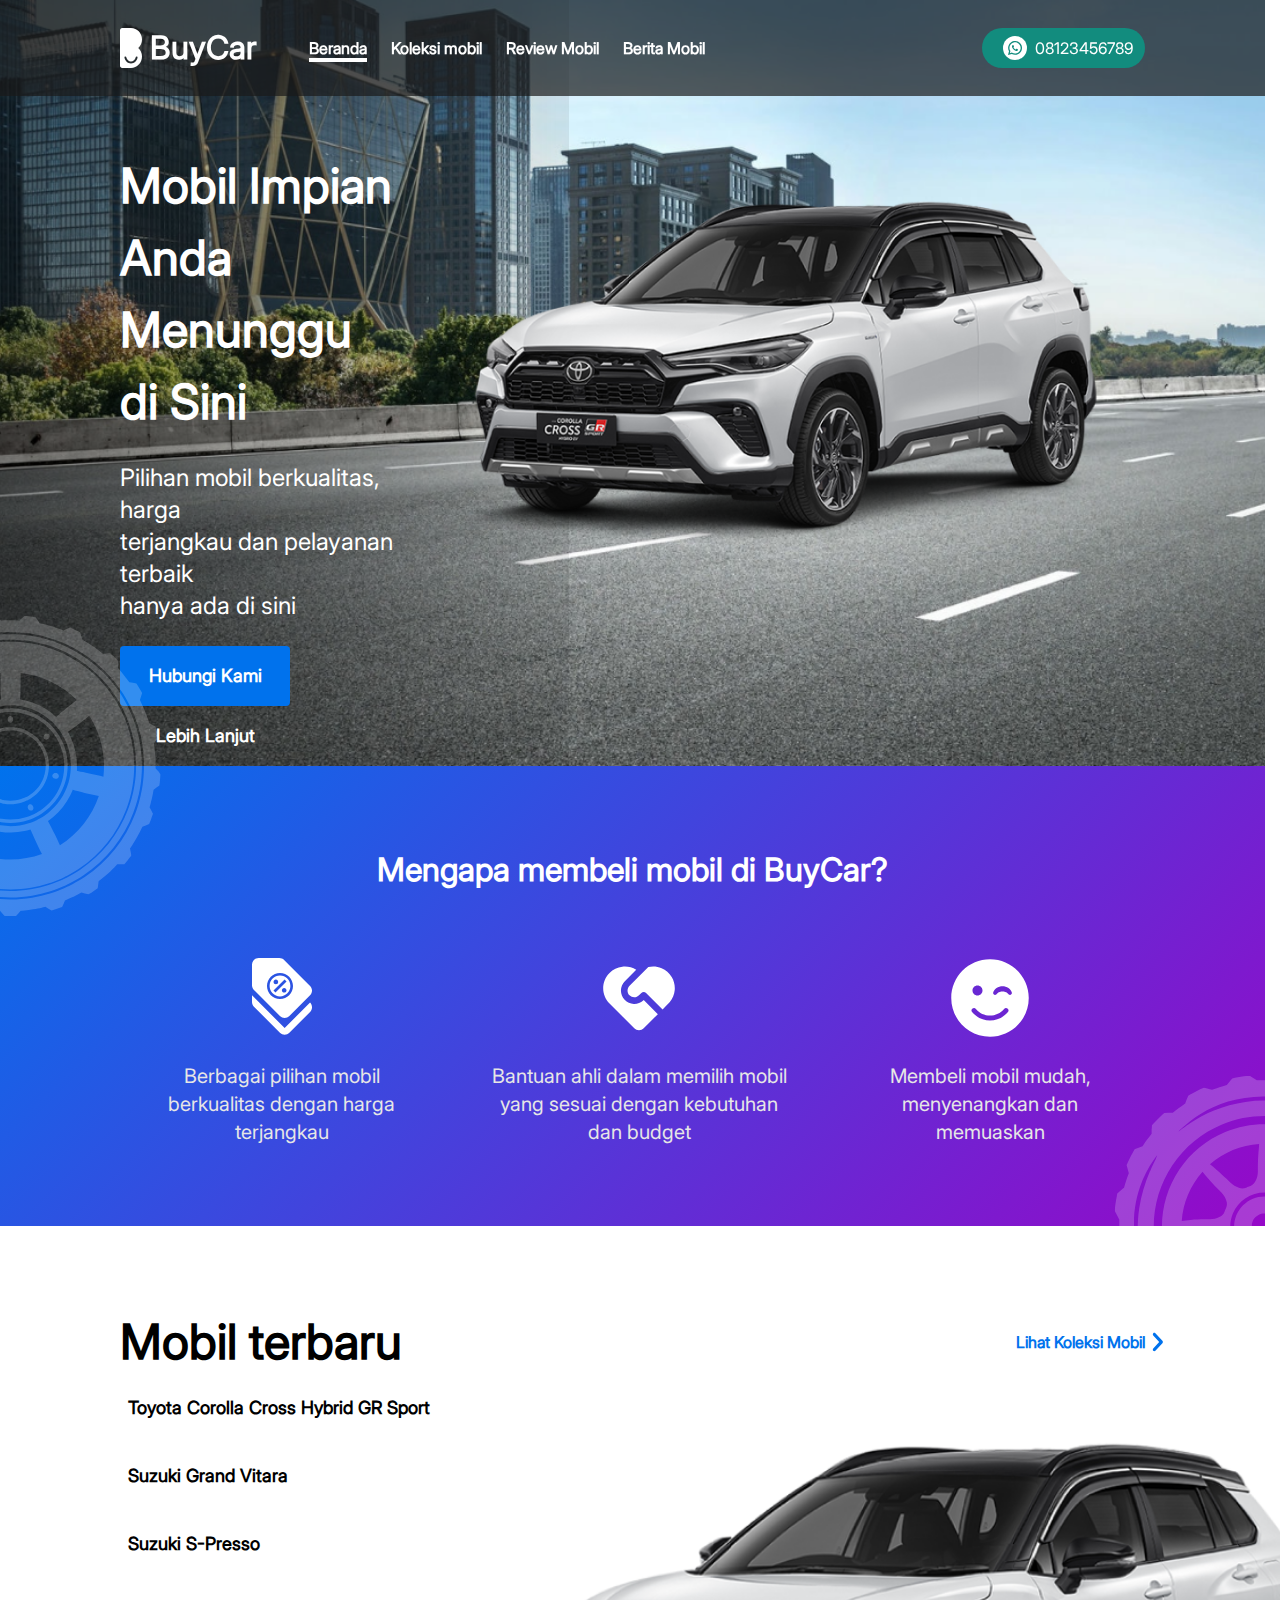
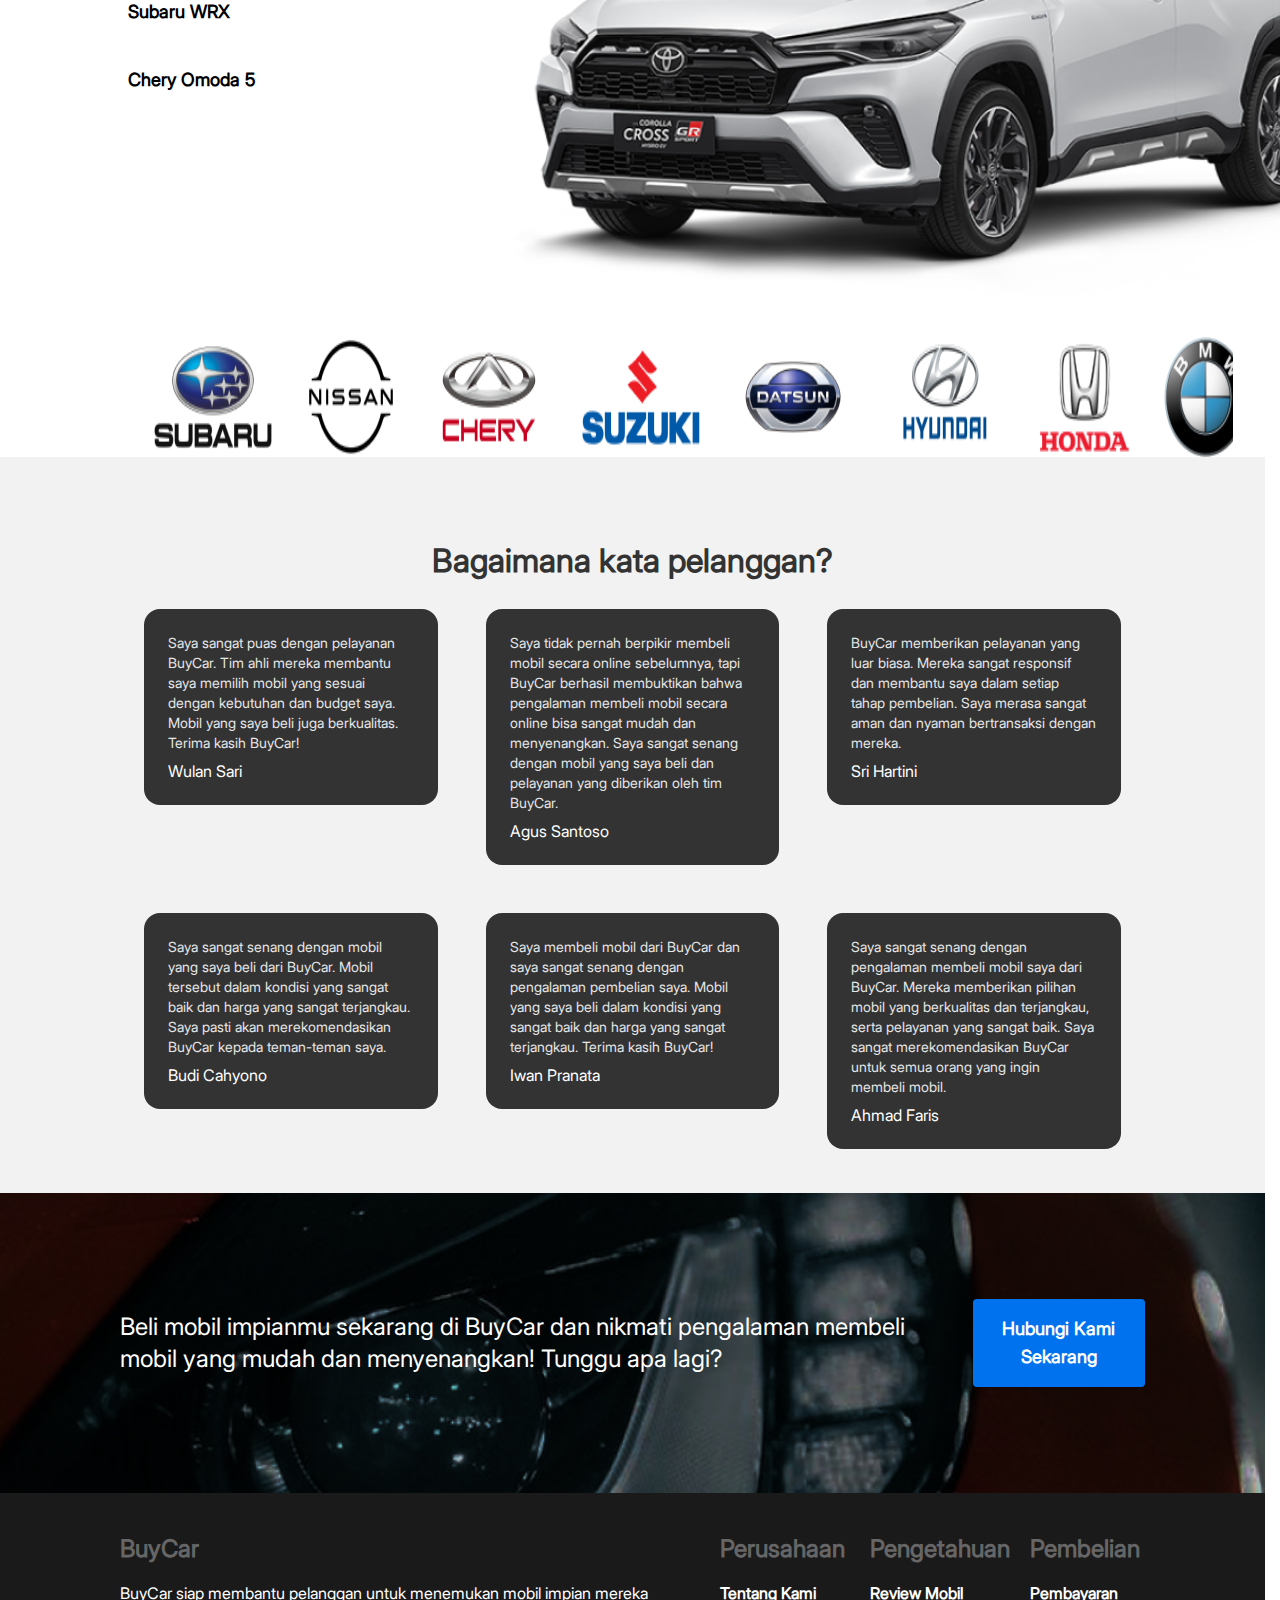
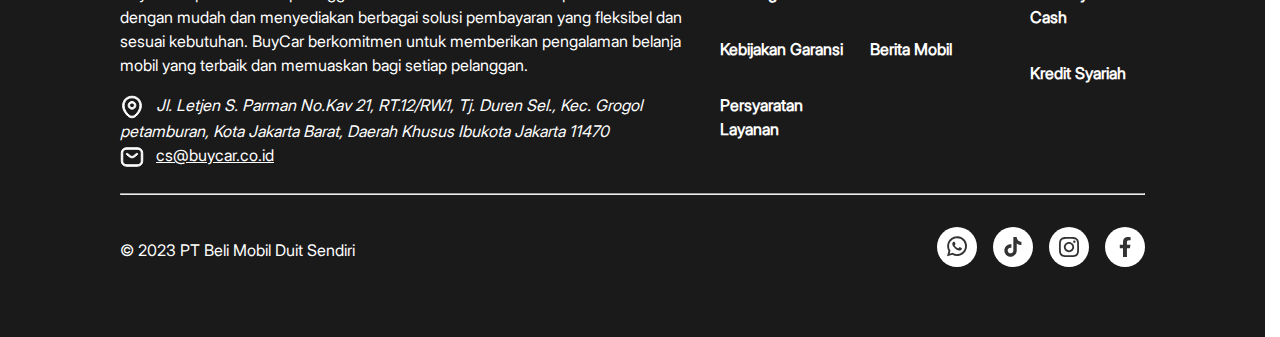
<file: index.html>
<!DOCTYPE html>
<html lang="en">
<head>
    <meta charset="UTF-8">
    <meta name="viewport" content="width=device-width, initial-scale=1.0">
    <title>byucar</title>
    <link rel="stylesheet" href="normalise.css">
    <link rel="stylesheet" href="style.css">
</head>
<body class="page">
    <header class="header">
        <div class="container header-container">
              <nav class="navigation header__navigation">
                <div class="header__navigation--start">
                    <div class="header__logo logo">
                    <img src="icons/left-logo.svg" class="header__logo-image" alt="logo" width="22" height="40"><p>BuyCar</p>
                    </div>
                    <div class="header__navigation--menu">
                    <ul class="header__navigation-list">
                        <li class="header__navigation-item">
                            <a href="#" class="header__navigation-link is-active">Beranda</a>
                        </li>
                        <li class="header__navigation-item">
                            <a href="#" class="header__navigation-link">Koleksi mobil</a>
                        </li>
                        <li class="header__navigation-item">
                            <a href="#" class="header__navigation-link">Review Mobil</a>
                        </li>
                        <li class="header__navigation-item">
                            <a href="#" class="header__navigation-link">Berita Mobil</a>
                        </li>
                    </ul>
                </div>
                </div>
                <div class="header__navigation--end">
                   <a href="#" class="header__contact-link header-button"><img class="header__contact-link-image" src="icons/header-navigation-contact-button.svg" alt="whatsap icon" width="24" height="24"> 08123456789</a>
                </div>
              </nav>
        </div>
    </header>
    <main class="main">
        <section class="main__hero">
        <div class="container main__hero--container">
            <div class="main__hero-bullshit">
        <h1 class="main__hero-title">Mobil Impian <br>
             Anda Menunggu  <br>
             di Sini</h1>
        <p class="main__hero-description">Pilihan mobil berkualitas, harga <br>
            terjangkau dan pelayanan terbaik <br>
             hanya ada di sini</p>
        <button class="button  main__hero-button button--visibil">
            Hubungi Kami
        </button>
        <button class="button main__hero-button button--transparent">
            Lebih Lanjut
        </button>
        </div>
        <div class="main__hero-image">
            <img 
            src="images/hero-image.png" 
            alt="toyota car"
            width="792"
            height="454"
            />
        </div>
        </div>
        </section>
        <section class="main__about-us">
           <div class="container main__about-us--container">
               <h2 class="main__about-us-title">Mengapa membeli mobil di BuyCar?</h2>
               <div class="main__about-us-discription">
                <div class="about-us-description-text">
                    <img src="icons/about-us-plate.svg" class="about-us-image" alt="plate image" loading="lazy" width="80" height="80">
                <p>Berbagai pilihan mobil berkualitas dengan harga terjangkau</p>
                </div>
                <div class="about-us-description-text">
                    <img src="icons/about-us-heart.svg" class="about-us-image" alt="heart image" loading="lazy" width="80" height="80">
                <p>Bantuan ahli dalam memilih mobil yang sesuai dengan kebutuhan dan budget</p>
                 </div>
                 <div class="about-us-description-text">
                    <img src="icons/about-us-smile.svg" class="about-us-image" alt="smile image" loading="lazy" width="80" height="80">
                <p>Membeli mobil mudah, menyenangkan dan memuaskan</p>
                 </div>
               </div>
            </div>
        </section>
        <section class="main__slider">
            <div class="container main__slider--conteiner">
                <div class="main__slider-text">
                <h2 class="main__slider-title">Mobil terbaru</h2>
                <a href="#" class="main__slider-link">Lihat Koleksi Mobil</a>
                </div>
                <div class="swiper-container">
                    <div class="swiper">
                     
                        <div class="swiper-wrapper">
                          <div class="swiper-slide"><img src="images/hero-image.png" alt="Toyota Corolla Cross Hybrid GR Sport" loading="lazy" width="706" height="357"></div>
                          <div class="swiper-slide"><img src="images/suzuki-grand.png" alt="Suzuki Grand Vitara" loading="lazy" width="706" height="357"></div>
                          <div class="swiper-slide"><img src="images/suzuki-s-presso.png" alt="Suzuki S-Presso" loading="lazy" width="706" height="357"></div>
                          <div class="swiper-slide"><img src="images/subaru-wrx.png" alt="Subaru WRX" loading="lazy" width="706" height="357"></div>
                          <div class="swiper-slide"><img src="images/chery-omoda.png" alt="Chery Omoda 5" loading="lazy" width="706" height="357"></div>
                        </div>
                        <div class="custom-buttons">
                        <div class="swiper-pagination go-to-slide button" data-slide="1">Toyota Corolla Cross Hybrid GR Sport</div>
                        <div class="swiper-pagination go-to-slide button" data-slide="2">Suzuki Grand Vitara</div>
                        <div class="swiper-pagination go-to-slide button" data-slide="3">Suzuki S-Presso</div>
                        <div class="swiper-pagination go-to-slide button" data-slide="4">Subaru WRX</div>
                        <div class="swiper-pagination go-to-slide button" data-slide="5">Chery Omoda 5</div>
                        </div>
                      </div>
                </div>
            </div>
        <div class="container carousel ">
                <div class="group animated basic">
            <img 
            src="images/Subaru-logo.png" 
            alt="Subaru logo" 
            class="cars__logo-cards"
            loading="lazy"
            width="135"
            height="76"
            />
            <img 
            src="images/Nissan-logo.png" 
            alt="Nissan logo" 
            class="cars__logo-cards"
            loading="lazy"
            width="92"
            height="75"
            />
            <img 
            src="images/Chery-logo.png" 
            alt="Chery logo" 
            class="cars__logo-cards"
            loading="lazy"
            width="128"
            height="67"
            />
            <img 
            src="images/Suzuki-logo.png" 
            alt="Suzuki logo" 
            class="cars__logo-cards"
            loading="lazy"
            width="132"
            height="66"
            />
            <img 
            src="images/Datsun-logo.png" 
            alt="Datsun logo" 
            class="cars__logo-cards"
            loading="lazy"
            width="150"
            height="86"
            />
            <img 
            src="images/Hyundai-logo.png" 
            alt="Hyundai logo" 
            class="cars__logo-cards"
            loading="lazy"
            width="120"
            height="65"
            />
            <img 
            src="images/Honda-logo.png" 
            alt="Honda logo" 
            class="cars__logo-cards"
            loading="lazy"
            width="95"
            height="64"
            />
            <img 
            src="images/BMW-logo.png" 
            alt="BMW logo" 
            class="cars__logo-cards"
            loading="lazy"
            width="83"
            height="83"
            />
            <img 
            src="images/Mazda-logo.png" 
            alt="Mazda logo" 
            class="cars__logo-cards"
            loading="lazy"
            width="128"
            height="67"
            />
            <img 
            src="images/Toyota-logo.png" 
            alt="Toyota logo" 
            class="cars__logo-cards"
            loading="lazy"
            width="147"
            height="83"
            />
            <img 
            src="images/Daihatsu-logo.png" 
            alt="Daihatsu logo" 
            class="cars__logo-cards"
            loading="lazy"
            width="147"
            height="83"
            />
            <img 
            src="images/Mitsubishi-logo.png" 
            alt="Mitsubishi logo" 
            class="cars__logo-cards"
            loading="lazy"
            width="75"
            height="94"
            />
            <img 
            src="images/Mercedes Benz-logo.png" 
            alt="Mercedes Benz logo" 
            class="cars__logo-cards"
            loading="lazy"
            width="147"
            height="83"
            />
            <img 
            src="images/Audi-logo.png" 
            alt="Audi logo" 
            class="cars__logo-cards"
            loading="lazy"
            width="128"
            height="67"
            />
            </div>
            <div aria-hidden="true" class="group animated">
            <img 
            src="images/Subaru-logo.png" 
            alt="Subaru logo" 
            class="cars__logo-cards"
            loading="lazy"
            width="135"
            height="76"
            />
            <img 
            src="images/Nissan-logo.png" 
            alt="Nissan logo" 
            class="cars__logo-cards"
            loading="lazy"
            width="92"
            height="75"
            />
            <img 
            src="images/Chery-logo.png" 
            alt="Chery logo" 
            class="cars__logo-cards"
            loading="lazy"
            width="128"
            height="67"
            />
            <img 
            src="images/Suzuki-logo.png" 
            alt="Suzuki logo" 
            class="cars__logo-cards"
            loading="lazy"
            width="132"
            height="66"
            />
            <img 
            src="images/Datsun-logo.png" 
            alt="Datsun logo" 
            class="cars__logo-cards"
            loading="lazy"
            width="150"
            height="86"
            />
            <img 
            src="images/Hyundai-logo.png" 
            alt="Hyundai logo" 
            class="cars__logo-cards"
            loading="lazy"
            width="120"
            height="65"
            />
            <img 
            src="images/Honda-logo.png" 
            alt="Honda logo" 
            class="cars__logo-cards"
            loading="lazy"
            width="95"
            height="64"
            />
            <img 
            src="images/BMW-logo.png" 
            alt="BMW logo" 
            class="cars__logo-cards"
            loading="lazy"
            width="83"
            height="83"
            />
            <img 
            src="images/Mazda-logo.png" 
            alt="Mazda logo" 
            class="cars__logo-cards"
            loading="lazy"
            width="128"
            height="67"
            />
            <img 
            src="images/Toyota-logo.png" 
            alt="Toyota logo" 
            class="cars__logo-cards"
            loading="lazy"
            width="147"
            height="83"
            />
            <img 
            src="images/Daihatsu-logo.png" 
            alt="Daihatsu logo" 
            class="cars__logo-cards"
            loading="lazy"
            width="147"
            height="83"
            />
            <img 
            src="images/Mitsubishi-logo.png" 
            alt="Mitsubishi logo" 
            class="cars__logo-cards"
            loading="lazy"
            width="75"
            height="94"
            />
            <img 
            src="images/Mercedes Benz-logo.png" 
            alt="Mercedes Benz logo" 
            class="cars__logo-cards"
            loading="lazy"
            width="147"
            height="83"
            />
            <img 
            src="images/Audi-logo.png" 
            alt="Audi logo" 
            class="cars__logo-cards"
            loading="lazy"
            width="128"
            height="67"
            />
        </div>
    </div>
        </section>
        <section class="main__customer-reviews">
            <div class="container main__reviews--conteiner">
                <h2 class="main__reviews-title">Bagaimana kata pelanggan?</h2>
                <ul class="main__reviews-list">
                    <li class="main__reviews-item">
                        <div class="main__reviews-text">
                            <p>Saya sangat puas dengan pelayanan BuyCar. Tim ahli mereka membantu saya memilih mobil yang sesuai dengan kebutuhan dan budget saya. Mobil yang saya beli juga berkualitas. Terima kasih BuyCar!</p>
                            <p>Wulan Sari</p>
                        </div>
                    </li>
                    <li class="main__reviews-item">
                        <div class="main__reviews-text">
                            <p>Saya tidak pernah berpikir membeli mobil secara online sebelumnya, tapi BuyCar berhasil membuktikan bahwa pengalaman membeli mobil secara online bisa sangat mudah dan menyenangkan. Saya sangat senang dengan mobil yang saya beli dan pelayanan yang diberikan oleh tim BuyCar.</p>
                            <p>Agus Santoso</p>
                        </div>
                    </li>
                    <li class="main__reviews-item">
                        <div class="main__reviews-text">
                            <p>BuyCar memberikan pelayanan yang luar biasa. Mereka sangat responsif dan membantu saya dalam setiap tahap pembelian. Saya merasa sangat aman dan nyaman bertransaksi dengan mereka.</p>
                            <p>Sri Hartini</p>
                        </div>
                    </li>
                    <li class="main__reviews-item">
                        <div class="main__reviews-text">
                            <p>Saya sangat senang dengan mobil yang saya beli dari BuyCar. Mobil tersebut dalam kondisi yang sangat baik dan harga yang sangat terjangkau. Saya pasti akan merekomendasikan BuyCar kepada teman-teman saya.</p>
                            <p>Budi Cahyono</p>
                        </div>
                    </li>
                    <li class="main__reviews-item">
                        <div class="main__reviews-text">
                            <p>Saya membeli mobil dari BuyCar dan saya sangat senang dengan pengalaman pembelian saya. Mobil yang saya beli dalam kondisi yang sangat baik dan harga yang sangat terjangkau. Terima kasih BuyCar!</p>
                            <p>Iwan Pranata</p>
                        </div>
                    </li>
                    <li class="main__reviews-item">
                        <div class="main__reviews-text">
                            <p>Saya sangat senang dengan pengalaman membeli mobil saya dari BuyCar. Mereka memberikan pilihan mobil yang berkualitas dan terjangkau, serta pelayanan yang sangat baik. Saya sangat merekomendasikan BuyCar untuk semua orang yang ingin membeli mobil.</p>
                            <p>Ahmad Faris</p>
                        </div>
                    </li>
                </ul>
            </div>
        </section>
        <section class="main__buy-car-now">
            <div class="container main__buy-car-now--container">
              <p>Beli mobil impianmu sekarang di BuyCar dan nikmati pengalaman membeli mobil yang mudah dan menyenangkan! Tunggu apa lagi?</p>
              <a href="#" class="button main__buy-now-button">Hubungi Kami Sekarang</a>
            </div>
        </section>
    </main>
    <footer class="footer">
        <section class="footer__bullshit">
            <div class="container footer__bullshit-container">
                <div class="footer__top">
                <div class="footer__bullshit-text">
                    <h2 class="footer__bullshit-title">BuyCar</h2>
                    <p>BuyCar siap membantu pelanggan untuk menemukan mobil impian mereka dengan mudah dan menyediakan berbagai solusi pembayaran yang fleksibel dan sesuai kebutuhan. BuyCar berkomitmen untuk memberikan pengalaman belanja mobil yang terbaik dan memuaskan bagi setiap pelanggan.</p>
                <div class="footer__bullshit-address">
                    <address> <img src="icons/footer-location.svg" class="address-image" alt="" loading="lazy"> Jl. Letjen S. Parman No.Kav 21, RT.12/RW.1, Tj. Duren Sel., Kec. Grogol petamburan, Kota Jakarta Barat, Daerah Khusus Ibukota Jakarta 11470</address>
                    <img src="icons/footer-message.svg" alt="" class="address-image" loading="lazy"> <a href="#">cs@buycar.co.id</a>
                </div>
            </div>
                <nav class="navigation footer__navigation">
                    <div class="footer__navigation--wrapper">
                        <h3 class="footer__wrapper-title">Perusahaan</h3>
                        <ul class="footer__navigation-list">
                            <li class="footer__navigation-item">
                                <a href="#" class="footer__navigation-link">Tentang Kami</a>
                            </li>
                            <li class="footer__navigation-item">
                                <a href="#" class="footer__navigation-link">Kebijakan Garansi</a>
                            </li>
                            <li class="footer__navigation-item">
                                <a href="#" class="footer__navigation-link">Persyaratan Layanan</a>
                            </li>
                        </ul>
                    </div>
                    <div class="footer__navigation--wrapper">
                        <h3 class="footer__wrapper-title">Pengetahuan</h3>
                        <ul class="footer__navigation-list">
                            <li class="footer__navigation-item">
                                <a href="#" class="footer__navigation-link">Review Mobil</a>
                            </li>
                            <li class="footer__navigation-item">
                                <a href="#" class="footer__navigation-link">Berita Mobil</a>
                            </li>
                        </ul>
                    </div>
                    <div class="footer__navigation--wrapper">
                        <h3 class="footer__wrapper-title">Pembelian</h3>
                        <ul class="footer__navigation-list">
                            <li class="footer__navigation-item">
                                <a href="#" class="footer__navigation-link">Pembayaran Cash</a>
                            </li>
                            <li class="footer__navigation-item">
                                <a href="#" class="footer__navigation-link">Kredit Syariah</a>
                            </li>
                        </ul>
                    </div>
                </div>
            </nav>
            <hr>
                <div class="footer__bottom">
                <div class="copyright">
                    <p class="copyright-text">© 2023 PT Beli Mobil Duit Sendiri</p>
                </div>
                <nav class="footer__menu-media">
                    <div class="footer__menu-media--wrapper">
                        <ul class="footer__menu-media-list">
                            <li class="footer__menu-media-item">
                                <a href="#" class="footer__menu-media-link"><img src="icons/footer-media-whatdsap.svg" alt="" loading="lazy"></a>
                            </li>
                            <li class="footer__menu-media-item">
                                <a href="#" class="footer__menu-media-link"><img src="icons/footer-tiktok.svg" alt="" loading="lazy"></a>
                            </li>
                            <li class="footer__menu-media-item">
                                <a href="#" class="footer__menu-media-link"><img src="icons/footer-media-instagram.svg" alt="" loading="lazy"></a>
                            </li>
                            <li class="footer__menu-media-item">
                                <a href="#" class="footer__menu-media-link"><img src="icons/footer-media-facebook.svg" alt="" loading="lazy"></a>
                            </li>
                        </ul>
                    </div>
                </nav>
            </div>
            </div>
        </section>
    </footer>
    <script src="https://cdn.jsdelivr.net/npm/swiper@11/swiper-bundle.min.js"></script>
    <script src="index.js"></script>
</body>
</html>
</file>
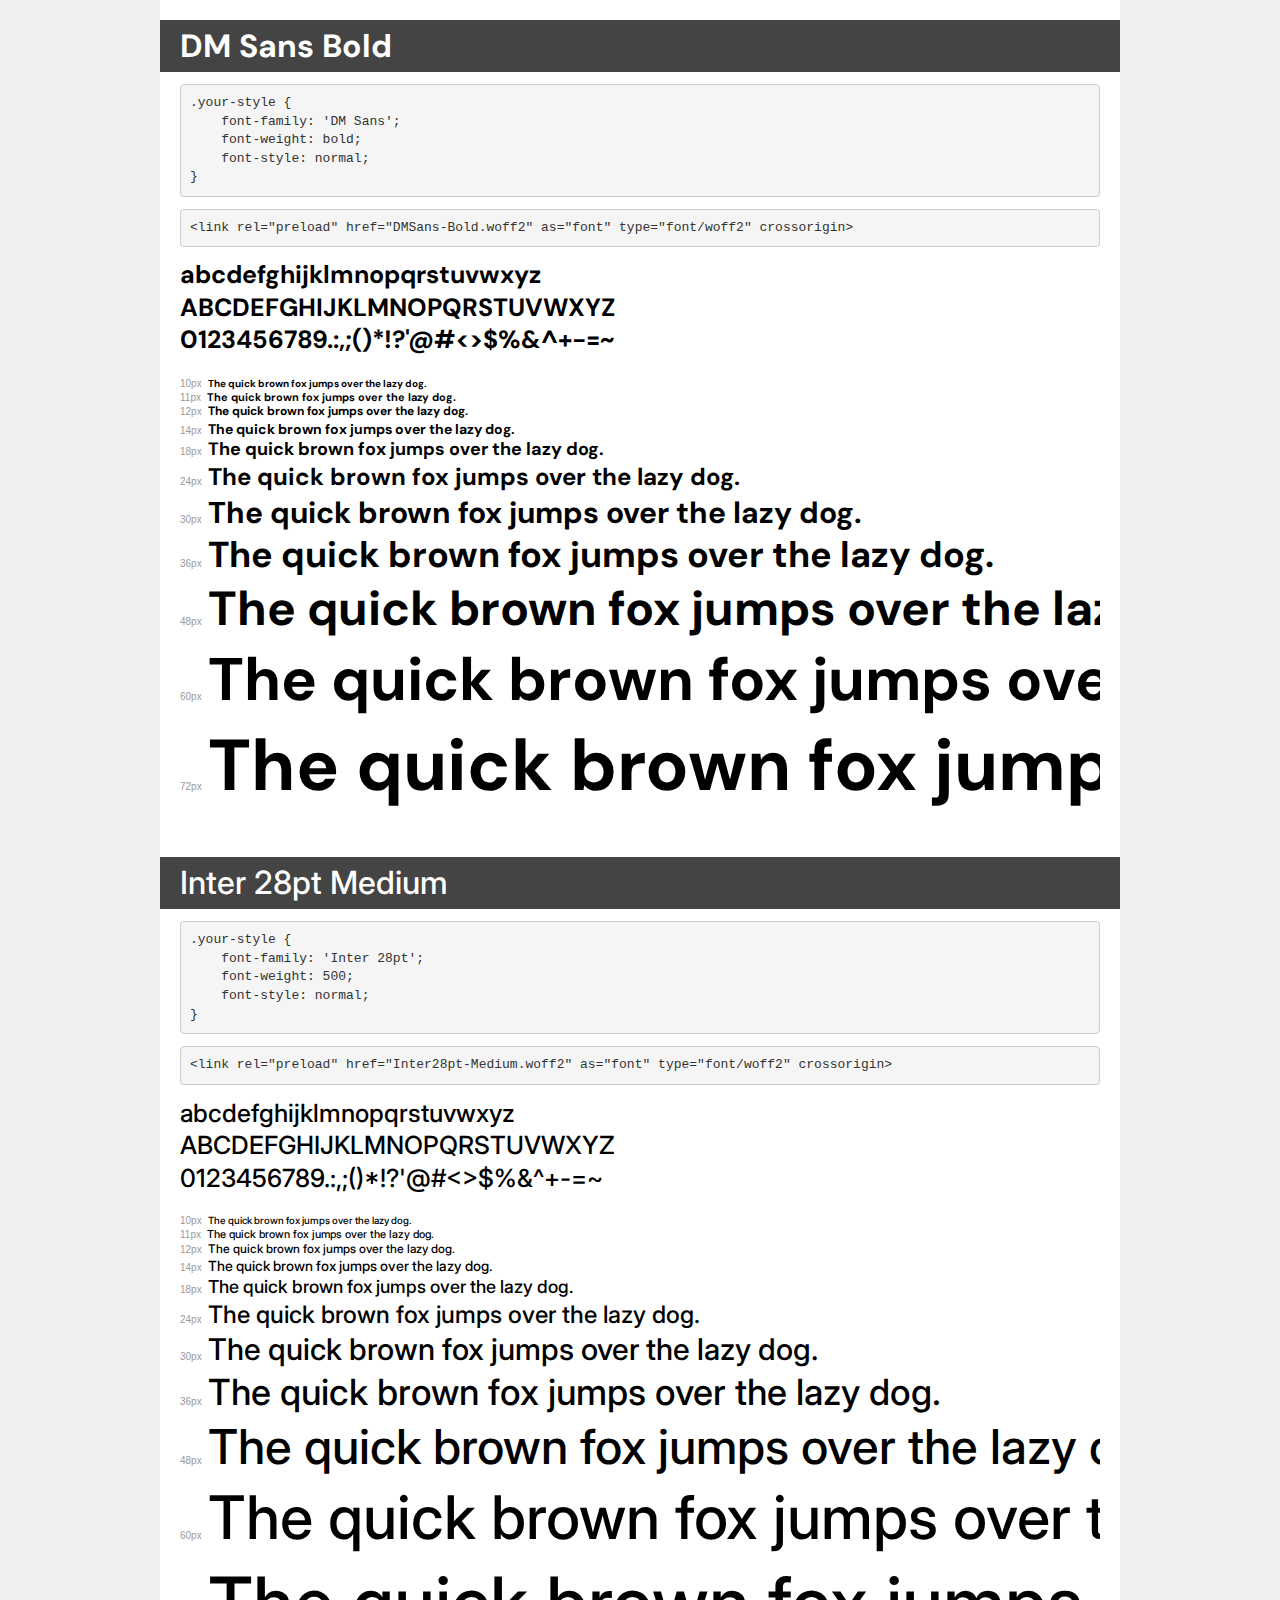
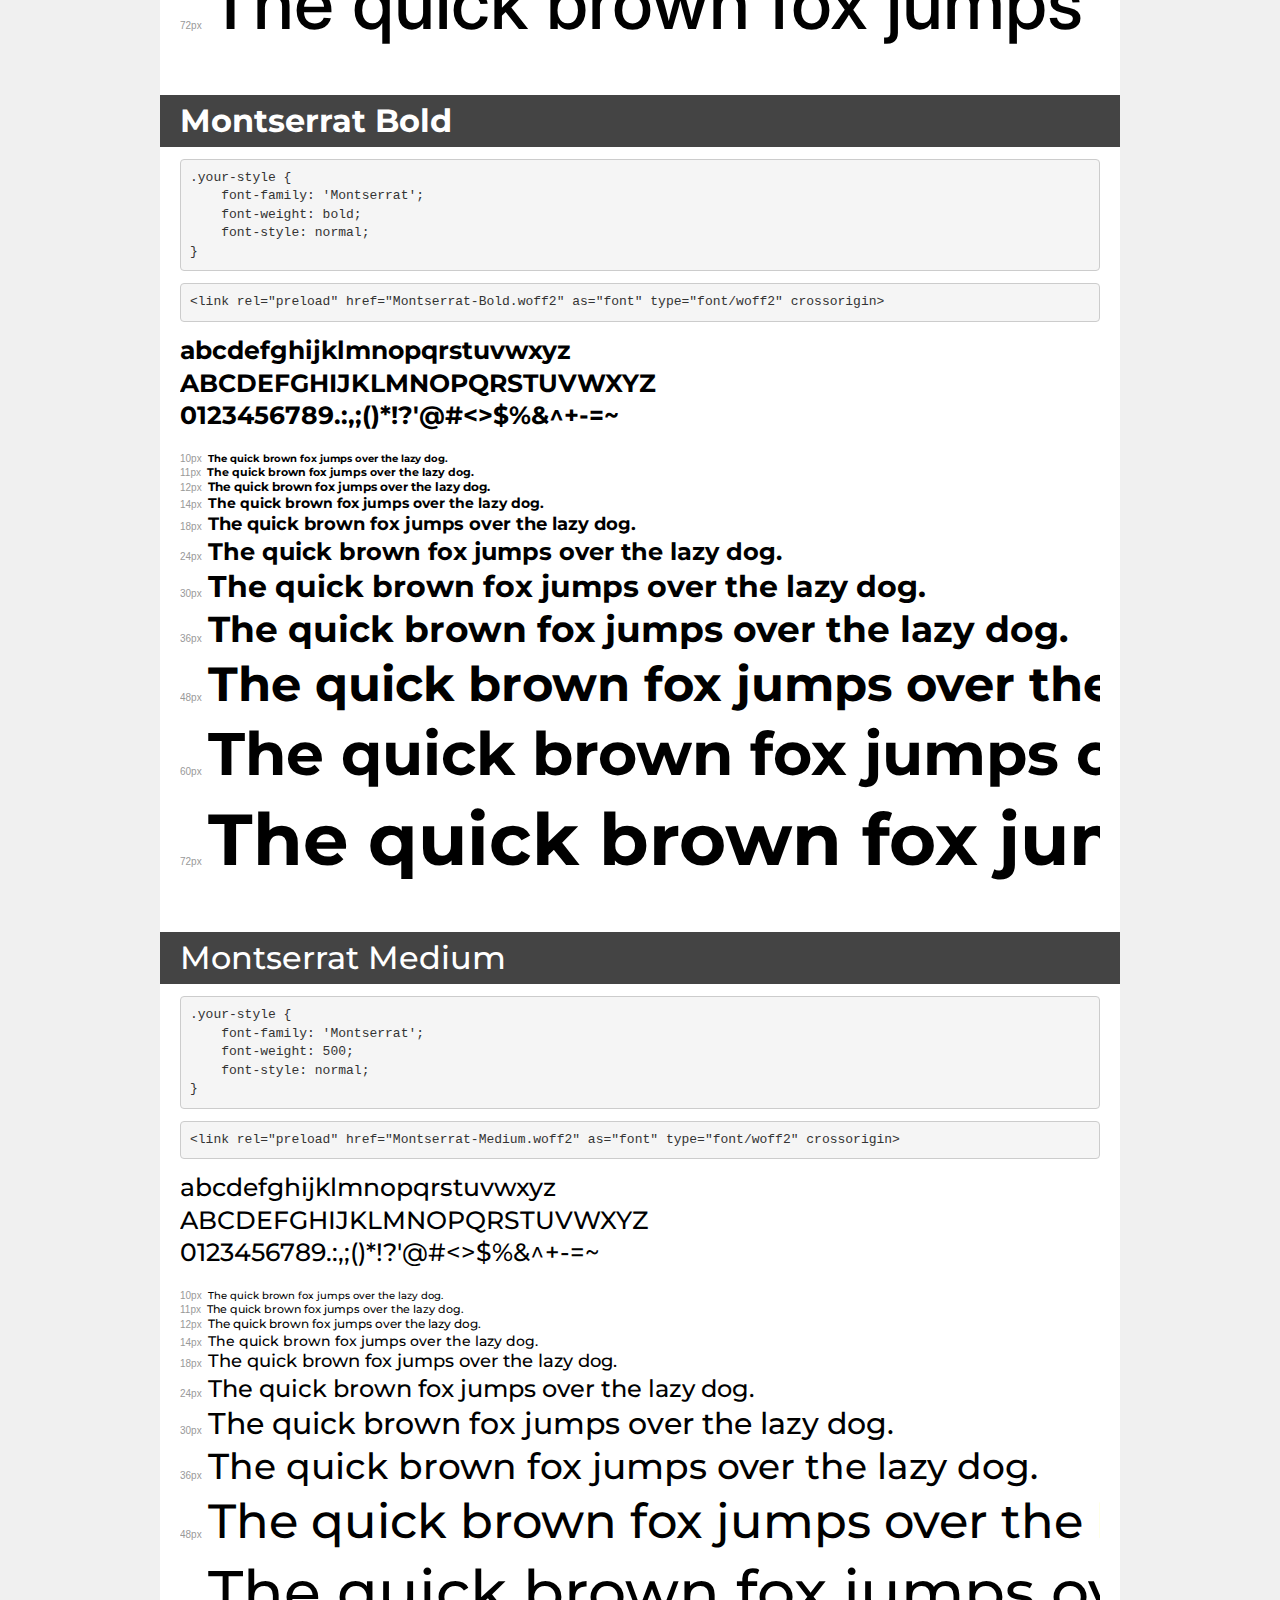
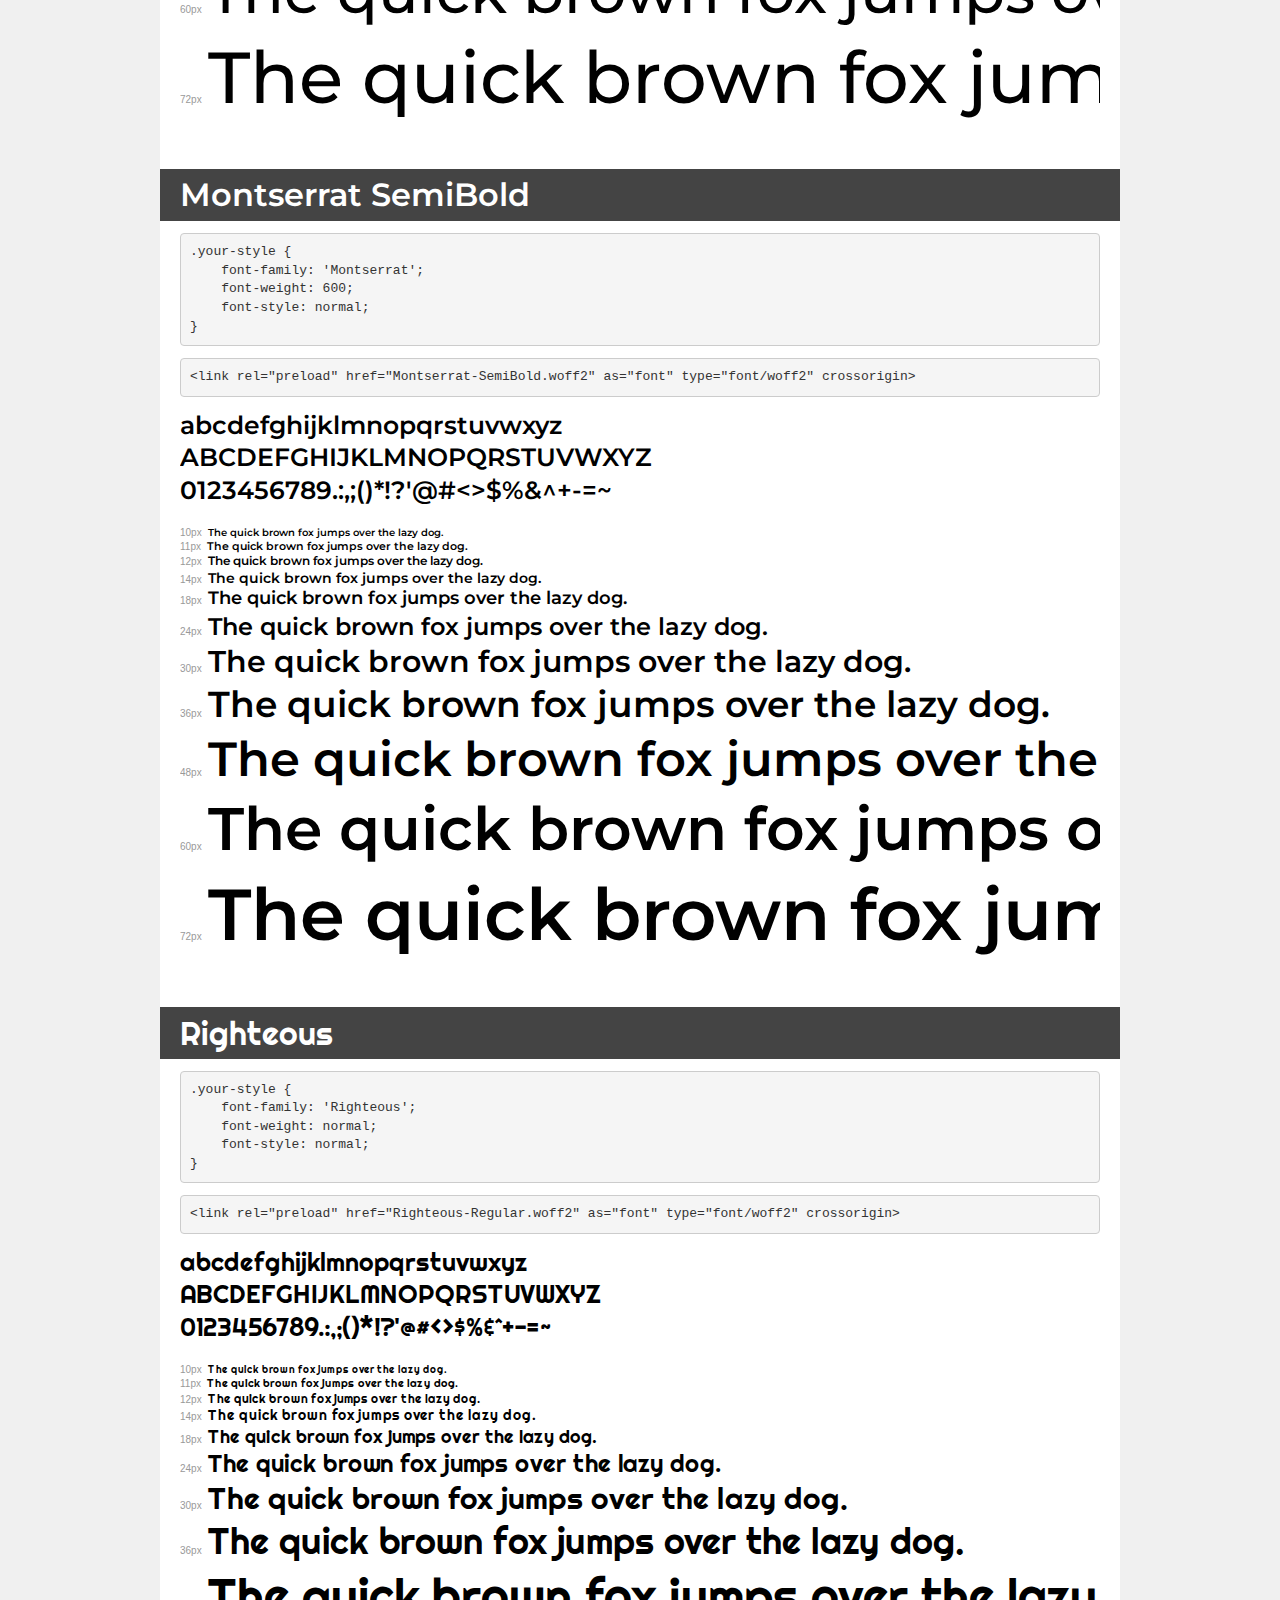
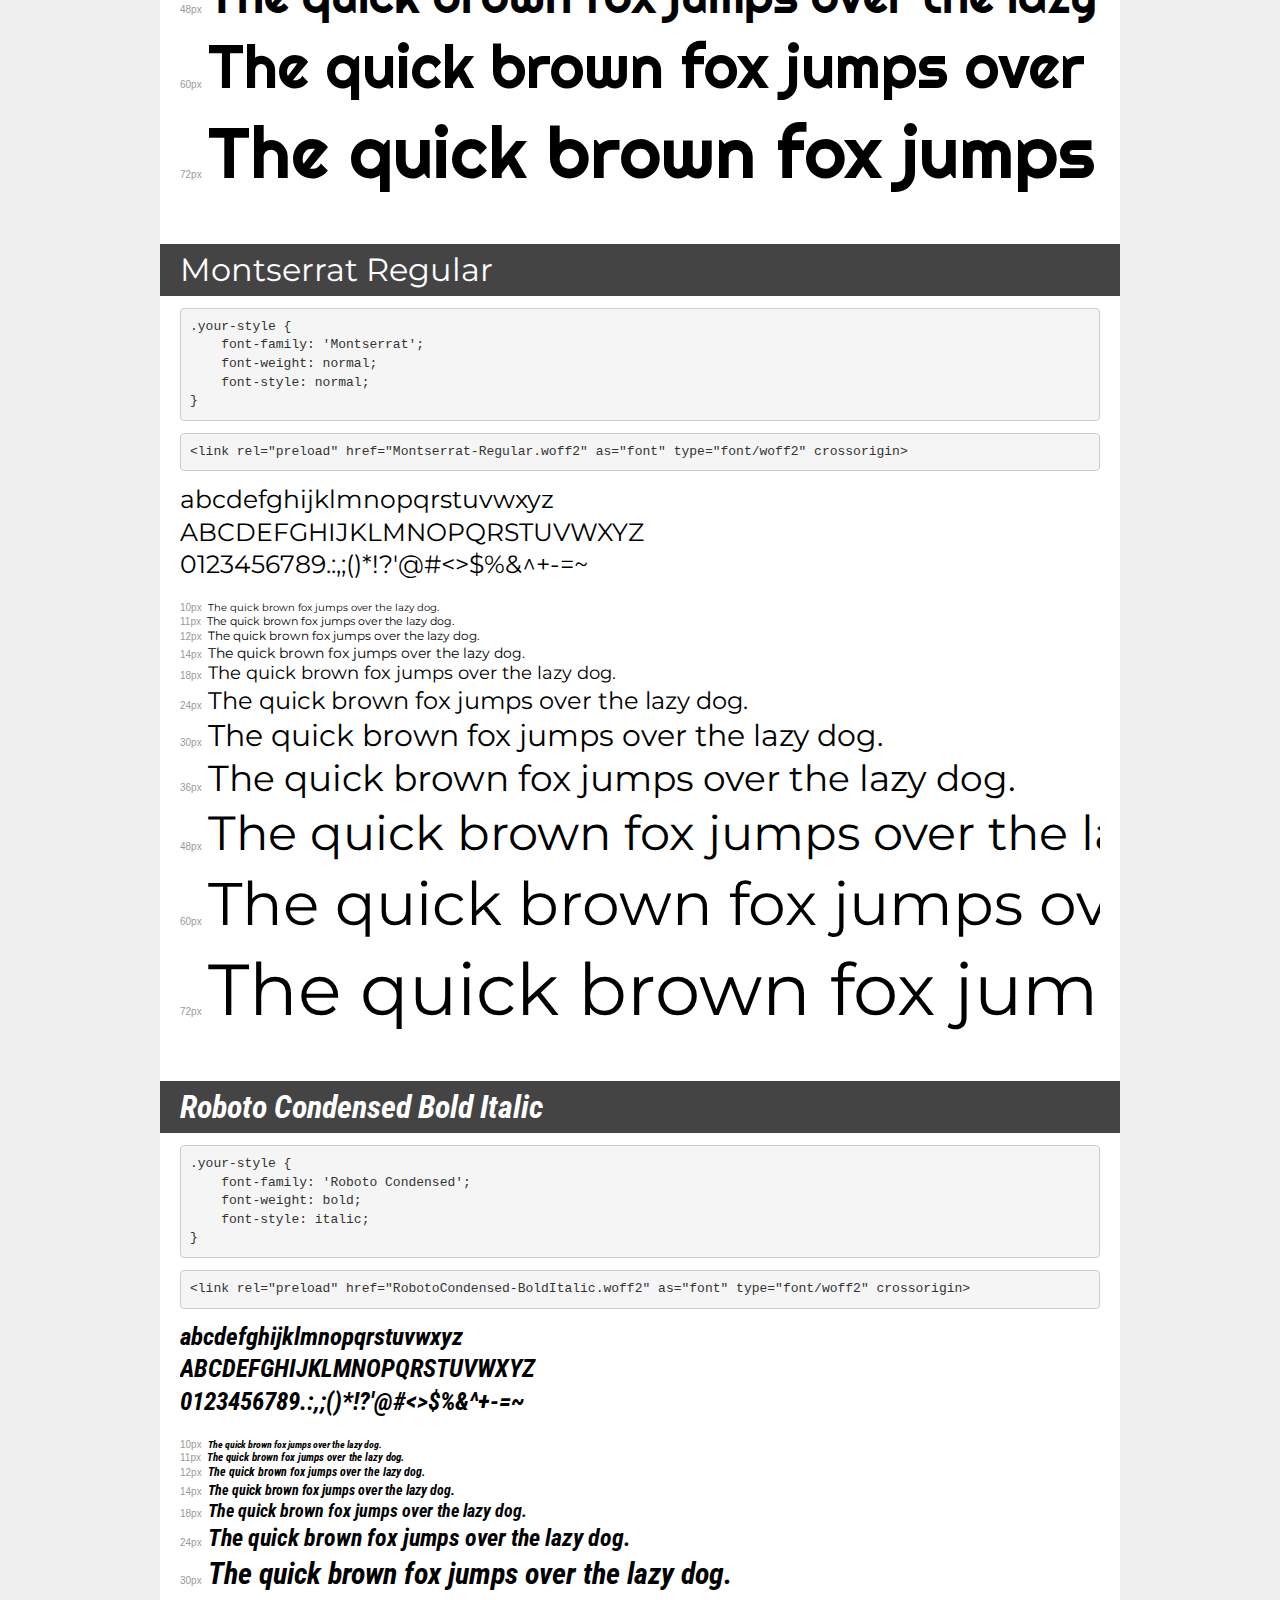
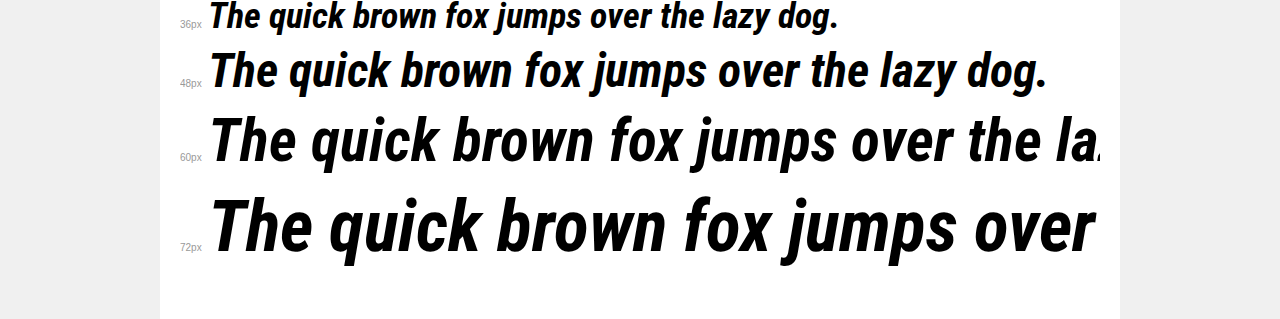
<file: fonts/site_front_woff2/demo.html>
<!DOCTYPE html>
<html lang="en">
<head>
    <meta charset="utf-8">
    <meta http-equiv="X-UA-Compatible" content="IE=edge">
    <meta name="viewport" content="width=device-width, initial-scale=1">
    <meta name="robots" content="noindex, noarchive">
    <meta name="format-detection" content="telephone=no">
    <title>Transfonter demo</title>
    <link href="stylesheet.css" rel="stylesheet">
    <style>
        /*
        http://meyerweb.com/eric/tools/css/reset/
        v2.0 | 20110126
        License: none (public domain)
        */
        html, body, div, span, applet, object, iframe,
        h1, h2, h3, h4, h5, h6, p, blockquote, pre,
        a, abbr, acronym, address, big, cite, code,
        del, dfn, em, img, ins, kbd, q, s, samp,
        small, strike, strong, sub, sup, tt, var,
        b, u, i, center,
        dl, dt, dd, ol, ul, li,
        fieldset, form, label, legend,
        table, caption, tbody, tfoot, thead, tr, th, td,
        article, aside, canvas, details, embed,
        figure, figcaption, footer, header, hgroup,
        menu, nav, output, ruby, section, summary,
        time, mark, audio, video {
            margin: 0;
            padding: 0;
            border: 0;
            font-size: 100%;
            font: inherit;
            vertical-align: baseline;
        }
        /* HTML5 display-role reset for older browsers */
        article, aside, details, figcaption, figure,
        footer, header, hgroup, menu, nav, section {
            display: block;
        }
        body {
            line-height: 1;
        }
        ol, ul {
            list-style: none;
        }
        blockquote, q {
            quotes: none;
        }
        blockquote:before, blockquote:after,
        q:before, q:after {
            content: '';
            content: none;
        }
        table {
            border-collapse: collapse;
            border-spacing: 0;
        }
        /* demo styles */
        body {
            background: #f0f0f0;
            color: #000;
        }
        .page {
            background: #fff;
            width: 920px;
            margin: 0 auto;
            padding: 20px 20px 0 20px;
            overflow: hidden;
        }
        .font-container {
            overflow-x: auto;
            overflow-y: hidden;
            margin-bottom: 40px;
            line-height: 1.3;
            white-space: nowrap;
            padding-bottom: 5px;
        }
        h1 {
            position: relative;
            background: #444;
            font-size: 32px;
            color: #fff;
            padding: 10px 20px;
            margin: 0 -20px 12px -20px;
        }
        .letters {
            font-size: 25px;
            margin-bottom: 20px;
        }
        .s10:before {
            content: '10px';
        }
        .s11:before {
            content: '11px';
        }
        .s12:before {
            content: '12px';
        }
        .s14:before {
            content: '14px';
        }
        .s18:before {
            content: '18px';
        }
        .s24:before {
            content: '24px';
        }
        .s30:before {
            content: '30px';
        }
        .s36:before {
            content: '36px';
        }
        .s48:before {
            content: '48px';
        }
        .s60:before {
            content: '60px';
        }
        .s72:before {
            content: '72px';
        }
        .s10:before, .s11:before, .s12:before, .s14:before,
        .s18:before, .s24:before, .s30:before, .s36:before,
        .s48:before, .s60:before, .s72:before {
            font-family: Arial, sans-serif;
            font-size: 10px;
            font-weight: normal;
            font-style: normal;
            color: #999;
            padding-right: 6px;
        }
        pre {
            display: block;
            padding: 9px;
            margin: 0 0 12px;
            font-family: Monaco, Menlo, Consolas, "Courier New", monospace;
            font-size: 13px;
            line-height: 1.428571429;
            color: #333;
            font-weight: normal;
            font-style: normal;
            background-color: #f5f5f5;
            border: 1px solid #ccc;
            overflow-x: auto;
            border-radius: 4px;
        }
        /* responsive */
        @media (max-width: 959px) {
            .page {
                width: auto;
                margin: 0;
            }
        }
    </style>
</head>
<body>
<div class="page">
    <div class="demo">
        <h1 style="font-family: 'DM Sans'; font-weight: bold; font-style: normal;">DM Sans Bold</h1>
        <pre title="Usage">.your-style {
    font-family: 'DM Sans';
    font-weight: bold;
    font-style: normal;
}</pre>
        <pre title="Preload (optional)">
&lt;link rel=&quot;preload&quot; href=&quot;DMSans-Bold.woff2&quot; as=&quot;font&quot; type=&quot;font/woff2&quot; crossorigin&gt;</pre>
        <div class="font-container" style="font-family: 'DM Sans'; font-weight: bold; font-style: normal;">
            <p class="letters">
                abcdefghijklmnopqrstuvwxyz<br>
ABCDEFGHIJKLMNOPQRSTUVWXYZ<br>
                0123456789.:,;()*!?'@#&lt;&gt;$%&^+-=~
            </p>
            <p class="s10" style="font-size: 10px;">The quick brown fox jumps over the lazy dog.</p>
            <p class="s11" style="font-size: 11px;">The quick brown fox jumps over the lazy dog.</p>
            <p class="s12" style="font-size: 12px;">The quick brown fox jumps over the lazy dog.</p>
            <p class="s14" style="font-size: 14px;">The quick brown fox jumps over the lazy dog.</p>
            <p class="s18" style="font-size: 18px;">The quick brown fox jumps over the lazy dog.</p>
            <p class="s24" style="font-size: 24px;">The quick brown fox jumps over the lazy dog.</p>
            <p class="s30" style="font-size: 30px;">The quick brown fox jumps over the lazy dog.</p>
            <p class="s36" style="font-size: 36px;">The quick brown fox jumps over the lazy dog.</p>
            <p class="s48" style="font-size: 48px;">The quick brown fox jumps over the lazy dog.</p>
            <p class="s60" style="font-size: 60px;">The quick brown fox jumps over the lazy dog.</p>
            <p class="s72" style="font-size: 72px;">The quick brown fox jumps over the lazy dog.</p>
        </div>
    </div>

    <div class="demo">
        <h1 style="font-family: 'Inter 28pt'; font-weight: 500; font-style: normal;">Inter 28pt Medium</h1>
        <pre title="Usage">.your-style {
    font-family: 'Inter 28pt';
    font-weight: 500;
    font-style: normal;
}</pre>
        <pre title="Preload (optional)">
&lt;link rel=&quot;preload&quot; href=&quot;Inter28pt-Medium.woff2&quot; as=&quot;font&quot; type=&quot;font/woff2&quot; crossorigin&gt;</pre>
        <div class="font-container" style="font-family: 'Inter 28pt'; font-weight: 500; font-style: normal;">
            <p class="letters">
                abcdefghijklmnopqrstuvwxyz<br>
ABCDEFGHIJKLMNOPQRSTUVWXYZ<br>
                0123456789.:,;()*!?'@#&lt;&gt;$%&^+-=~
            </p>
            <p class="s10" style="font-size: 10px;">The quick brown fox jumps over the lazy dog.</p>
            <p class="s11" style="font-size: 11px;">The quick brown fox jumps over the lazy dog.</p>
            <p class="s12" style="font-size: 12px;">The quick brown fox jumps over the lazy dog.</p>
            <p class="s14" style="font-size: 14px;">The quick brown fox jumps over the lazy dog.</p>
            <p class="s18" style="font-size: 18px;">The quick brown fox jumps over the lazy dog.</p>
            <p class="s24" style="font-size: 24px;">The quick brown fox jumps over the lazy dog.</p>
            <p class="s30" style="font-size: 30px;">The quick brown fox jumps over the lazy dog.</p>
            <p class="s36" style="font-size: 36px;">The quick brown fox jumps over the lazy dog.</p>
            <p class="s48" style="font-size: 48px;">The quick brown fox jumps over the lazy dog.</p>
            <p class="s60" style="font-size: 60px;">The quick brown fox jumps over the lazy dog.</p>
            <p class="s72" style="font-size: 72px;">The quick brown fox jumps over the lazy dog.</p>
        </div>
    </div>

    <div class="demo">
        <h1 style="font-family: 'Montserrat'; font-weight: bold; font-style: normal;">Montserrat Bold</h1>
        <pre title="Usage">.your-style {
    font-family: 'Montserrat';
    font-weight: bold;
    font-style: normal;
}</pre>
        <pre title="Preload (optional)">
&lt;link rel=&quot;preload&quot; href=&quot;Montserrat-Bold.woff2&quot; as=&quot;font&quot; type=&quot;font/woff2&quot; crossorigin&gt;</pre>
        <div class="font-container" style="font-family: 'Montserrat'; font-weight: bold; font-style: normal;">
            <p class="letters">
                abcdefghijklmnopqrstuvwxyz<br>
ABCDEFGHIJKLMNOPQRSTUVWXYZ<br>
                0123456789.:,;()*!?'@#&lt;&gt;$%&^+-=~
            </p>
            <p class="s10" style="font-size: 10px;">The quick brown fox jumps over the lazy dog.</p>
            <p class="s11" style="font-size: 11px;">The quick brown fox jumps over the lazy dog.</p>
            <p class="s12" style="font-size: 12px;">The quick brown fox jumps over the lazy dog.</p>
            <p class="s14" style="font-size: 14px;">The quick brown fox jumps over the lazy dog.</p>
            <p class="s18" style="font-size: 18px;">The quick brown fox jumps over the lazy dog.</p>
            <p class="s24" style="font-size: 24px;">The quick brown fox jumps over the lazy dog.</p>
            <p class="s30" style="font-size: 30px;">The quick brown fox jumps over the lazy dog.</p>
            <p class="s36" style="font-size: 36px;">The quick brown fox jumps over the lazy dog.</p>
            <p class="s48" style="font-size: 48px;">The quick brown fox jumps over the lazy dog.</p>
            <p class="s60" style="font-size: 60px;">The quick brown fox jumps over the lazy dog.</p>
            <p class="s72" style="font-size: 72px;">The quick brown fox jumps over the lazy dog.</p>
        </div>
    </div>

    <div class="demo">
        <h1 style="font-family: 'Montserrat'; font-weight: 500; font-style: normal;">Montserrat Medium</h1>
        <pre title="Usage">.your-style {
    font-family: 'Montserrat';
    font-weight: 500;
    font-style: normal;
}</pre>
        <pre title="Preload (optional)">
&lt;link rel=&quot;preload&quot; href=&quot;Montserrat-Medium.woff2&quot; as=&quot;font&quot; type=&quot;font/woff2&quot; crossorigin&gt;</pre>
        <div class="font-container" style="font-family: 'Montserrat'; font-weight: 500; font-style: normal;">
            <p class="letters">
                abcdefghijklmnopqrstuvwxyz<br>
ABCDEFGHIJKLMNOPQRSTUVWXYZ<br>
                0123456789.:,;()*!?'@#&lt;&gt;$%&^+-=~
            </p>
            <p class="s10" style="font-size: 10px;">The quick brown fox jumps over the lazy dog.</p>
            <p class="s11" style="font-size: 11px;">The quick brown fox jumps over the lazy dog.</p>
            <p class="s12" style="font-size: 12px;">The quick brown fox jumps over the lazy dog.</p>
            <p class="s14" style="font-size: 14px;">The quick brown fox jumps over the lazy dog.</p>
            <p class="s18" style="font-size: 18px;">The quick brown fox jumps over the lazy dog.</p>
            <p class="s24" style="font-size: 24px;">The quick brown fox jumps over the lazy dog.</p>
            <p class="s30" style="font-size: 30px;">The quick brown fox jumps over the lazy dog.</p>
            <p class="s36" style="font-size: 36px;">The quick brown fox jumps over the lazy dog.</p>
            <p class="s48" style="font-size: 48px;">The quick brown fox jumps over the lazy dog.</p>
            <p class="s60" style="font-size: 60px;">The quick brown fox jumps over the lazy dog.</p>
            <p class="s72" style="font-size: 72px;">The quick brown fox jumps over the lazy dog.</p>
        </div>
    </div>

    <div class="demo">
        <h1 style="font-family: 'Montserrat'; font-weight: 600; font-style: normal;">Montserrat SemiBold</h1>
        <pre title="Usage">.your-style {
    font-family: 'Montserrat';
    font-weight: 600;
    font-style: normal;
}</pre>
        <pre title="Preload (optional)">
&lt;link rel=&quot;preload&quot; href=&quot;Montserrat-SemiBold.woff2&quot; as=&quot;font&quot; type=&quot;font/woff2&quot; crossorigin&gt;</pre>
        <div class="font-container" style="font-family: 'Montserrat'; font-weight: 600; font-style: normal;">
            <p class="letters">
                abcdefghijklmnopqrstuvwxyz<br>
ABCDEFGHIJKLMNOPQRSTUVWXYZ<br>
                0123456789.:,;()*!?'@#&lt;&gt;$%&^+-=~
            </p>
            <p class="s10" style="font-size: 10px;">The quick brown fox jumps over the lazy dog.</p>
            <p class="s11" style="font-size: 11px;">The quick brown fox jumps over the lazy dog.</p>
            <p class="s12" style="font-size: 12px;">The quick brown fox jumps over the lazy dog.</p>
            <p class="s14" style="font-size: 14px;">The quick brown fox jumps over the lazy dog.</p>
            <p class="s18" style="font-size: 18px;">The quick brown fox jumps over the lazy dog.</p>
            <p class="s24" style="font-size: 24px;">The quick brown fox jumps over the lazy dog.</p>
            <p class="s30" style="font-size: 30px;">The quick brown fox jumps over the lazy dog.</p>
            <p class="s36" style="font-size: 36px;">The quick brown fox jumps over the lazy dog.</p>
            <p class="s48" style="font-size: 48px;">The quick brown fox jumps over the lazy dog.</p>
            <p class="s60" style="font-size: 60px;">The quick brown fox jumps over the lazy dog.</p>
            <p class="s72" style="font-size: 72px;">The quick brown fox jumps over the lazy dog.</p>
        </div>
    </div>

    <div class="demo">
        <h1 style="font-family: 'Righteous'; font-weight: normal; font-style: normal;">Righteous</h1>
        <pre title="Usage">.your-style {
    font-family: 'Righteous';
    font-weight: normal;
    font-style: normal;
}</pre>
        <pre title="Preload (optional)">
&lt;link rel=&quot;preload&quot; href=&quot;Righteous-Regular.woff2&quot; as=&quot;font&quot; type=&quot;font/woff2&quot; crossorigin&gt;</pre>
        <div class="font-container" style="font-family: 'Righteous'; font-weight: normal; font-style: normal;">
            <p class="letters">
                abcdefghijklmnopqrstuvwxyz<br>
ABCDEFGHIJKLMNOPQRSTUVWXYZ<br>
                0123456789.:,;()*!?'@#&lt;&gt;$%&^+-=~
            </p>
            <p class="s10" style="font-size: 10px;">The quick brown fox jumps over the lazy dog.</p>
            <p class="s11" style="font-size: 11px;">The quick brown fox jumps over the lazy dog.</p>
            <p class="s12" style="font-size: 12px;">The quick brown fox jumps over the lazy dog.</p>
            <p class="s14" style="font-size: 14px;">The quick brown fox jumps over the lazy dog.</p>
            <p class="s18" style="font-size: 18px;">The quick brown fox jumps over the lazy dog.</p>
            <p class="s24" style="font-size: 24px;">The quick brown fox jumps over the lazy dog.</p>
            <p class="s30" style="font-size: 30px;">The quick brown fox jumps over the lazy dog.</p>
            <p class="s36" style="font-size: 36px;">The quick brown fox jumps over the lazy dog.</p>
            <p class="s48" style="font-size: 48px;">The quick brown fox jumps over the lazy dog.</p>
            <p class="s60" style="font-size: 60px;">The quick brown fox jumps over the lazy dog.</p>
            <p class="s72" style="font-size: 72px;">The quick brown fox jumps over the lazy dog.</p>
        </div>
    </div>

    <div class="demo">
        <h1 style="font-family: 'Montserrat'; font-weight: normal; font-style: normal;">Montserrat Regular</h1>
        <pre title="Usage">.your-style {
    font-family: 'Montserrat';
    font-weight: normal;
    font-style: normal;
}</pre>
        <pre title="Preload (optional)">
&lt;link rel=&quot;preload&quot; href=&quot;Montserrat-Regular.woff2&quot; as=&quot;font&quot; type=&quot;font/woff2&quot; crossorigin&gt;</pre>
        <div class="font-container" style="font-family: 'Montserrat'; font-weight: normal; font-style: normal;">
            <p class="letters">
                abcdefghijklmnopqrstuvwxyz<br>
ABCDEFGHIJKLMNOPQRSTUVWXYZ<br>
                0123456789.:,;()*!?'@#&lt;&gt;$%&^+-=~
            </p>
            <p class="s10" style="font-size: 10px;">The quick brown fox jumps over the lazy dog.</p>
            <p class="s11" style="font-size: 11px;">The quick brown fox jumps over the lazy dog.</p>
            <p class="s12" style="font-size: 12px;">The quick brown fox jumps over the lazy dog.</p>
            <p class="s14" style="font-size: 14px;">The quick brown fox jumps over the lazy dog.</p>
            <p class="s18" style="font-size: 18px;">The quick brown fox jumps over the lazy dog.</p>
            <p class="s24" style="font-size: 24px;">The quick brown fox jumps over the lazy dog.</p>
            <p class="s30" style="font-size: 30px;">The quick brown fox jumps over the lazy dog.</p>
            <p class="s36" style="font-size: 36px;">The quick brown fox jumps over the lazy dog.</p>
            <p class="s48" style="font-size: 48px;">The quick brown fox jumps over the lazy dog.</p>
            <p class="s60" style="font-size: 60px;">The quick brown fox jumps over the lazy dog.</p>
            <p class="s72" style="font-size: 72px;">The quick brown fox jumps over the lazy dog.</p>
        </div>
    </div>

    <div class="demo">
        <h1 style="font-family: 'Roboto Condensed'; font-weight: bold; font-style: italic;">Roboto Condensed Bold Italic</h1>
        <pre title="Usage">.your-style {
    font-family: 'Roboto Condensed';
    font-weight: bold;
    font-style: italic;
}</pre>
        <pre title="Preload (optional)">
&lt;link rel=&quot;preload&quot; href=&quot;RobotoCondensed-BoldItalic.woff2&quot; as=&quot;font&quot; type=&quot;font/woff2&quot; crossorigin&gt;</pre>
        <div class="font-container" style="font-family: 'Roboto Condensed'; font-weight: bold; font-style: italic;">
            <p class="letters">
                abcdefghijklmnopqrstuvwxyz<br>
ABCDEFGHIJKLMNOPQRSTUVWXYZ<br>
                0123456789.:,;()*!?'@#&lt;&gt;$%&^+-=~
            </p>
            <p class="s10" style="font-size: 10px;">The quick brown fox jumps over the lazy dog.</p>
            <p class="s11" style="font-size: 11px;">The quick brown fox jumps over the lazy dog.</p>
            <p class="s12" style="font-size: 12px;">The quick brown fox jumps over the lazy dog.</p>
            <p class="s14" style="font-size: 14px;">The quick brown fox jumps over the lazy dog.</p>
            <p class="s18" style="font-size: 18px;">The quick brown fox jumps over the lazy dog.</p>
            <p class="s24" style="font-size: 24px;">The quick brown fox jumps over the lazy dog.</p>
            <p class="s30" style="font-size: 30px;">The quick brown fox jumps over the lazy dog.</p>
            <p class="s36" style="font-size: 36px;">The quick brown fox jumps over the lazy dog.</p>
            <p class="s48" style="font-size: 48px;">The quick brown fox jumps over the lazy dog.</p>
            <p class="s60" style="font-size: 60px;">The quick brown fox jumps over the lazy dog.</p>
            <p class="s72" style="font-size: 72px;">The quick brown fox jumps over the lazy dog.</p>
        </div>
    </div>

</div>
</body>
</html>
</file>
<file: normalise.css>
/**
  Нормализация блочной модели
 */
 *,
 ::before,
 ::after {
   box-sizing: border-box;
 }
 
 /**
   Убираем внутренние отступы слева тегам списков,
   у которых есть атрибут class
  */
 :where(ul, ol):where([class]) {
   padding-left: 0;
 }
 
 /**
   Убираем внешние отступы body и двум другим тегам,
   у которых есть атрибут class
  */
 body,
 :where(blockquote, figure):where([class]) {
   margin: 0;
 }
 
 /**
   Убираем внешние отступы вертикали нужным тегам,
   у которых есть атрибут class
  */
 :where(
   h1,
   h2,
   h3,
   h4,
   h5,
   h6,
   p,
   ul,
   ol,
   dl
 ):where([class]) {
   margin-block: 0;
 }
 
 :where(dd[class]) {
   margin-left: 0;
 }
 
 :where(fieldset[class]) {
   margin-left: 0;
   padding: 0;
   border: none;
 }
 
 /**
   Убираем стандартный маркер маркированному списку,
   у которого есть атрибут class
  */
 :where(ul[class]) {
   list-style: none;
 }
 
 :where(address[class]) {
   font-style: normal;
 }
 
 /**
   Обнуляем вертикальные внешние отступы параграфа,
   объявляем локальную переменную для внешнего отступа вниз,
   чтобы избежать взаимодействие с более сложным селектором
  */
 p {
   --paragraphMarginBottom: 24px;
 
   margin-block: 0;
 }
 
 /**
   Внешний отступ вниз для параграфа без атрибута class,
   который расположен не последним среди своих соседних элементов
  */
 /* p:where(:not([class]):not(:last-child)) {
   margin-bottom: var(--paragraphMarginBottom);
 } */
 
 
 /**
   Упрощаем работу с изображениями и видео
  */
 img,
 video {
   height: auto;
 }
 
 /**
   Наследуем свойства шрифт для полей ввода
  */
 input,
 textarea,
 select,
 button {
   font: inherit;
 }
 
 html {
   /**
     Пригодится в большинстве ситуаций
     (когда, например, нужно будет "прижать" футер к низу сайта)
    */
   height: 100%;
   /**
     Убираем скачок интерфейса по горизонтали
     при появлении / исчезновении скроллбара
    */
   scrollbar-gutter: stable;
 }
 
 /**
   Плавный скролл
  */
 html,
 :has(:target) {
   scroll-behavior: smooth;
 }
 
 body {
   /**
     Пригодится в большинстве ситуаций
     (когда, например, нужно будет "прижать" футер к низу сайта)
    */
   min-height: 100%;
   /**
     Унифицированный интерлиньяж
    */
   line-height: 1.5;
 }
 
 /**
   Нормализация высоты элемента ссылки при его инспектировании в DevTools
  */
 a:where([class]) {
   display: inline-flex;
 }
 
 /**
   Курсор-рука при наведении на элемент
  */
 button,
 label {
   cursor: pointer;
 }
 
 /**
   Приводим к единому цвету svg-элементы
  */
 /* [fill] { fill: currentColor }
 [stroke] { stroke: currentColor } */
 
 /**
   Чиним баг задержки смены цвета при взаимодействии с svg-элементами
  */
 svg * {
   transition-property: fill, stroke;
 }
 
 /**
   Приведение рамок таблиц в классический 'collapse' вид
  */
 :where(table) {
   border-collapse: collapse;
   border-color: currentColor;
 }
 
 /**
   Удаляем все анимации и переходы для людей,
   которые предпочитают их не использовать
  */
 @media (prefers-reduced-motion: reduce) {
   *,
   ::before,
   ::after {
     animation-duration: 0.01ms !important;
     animation-iteration-count: 1 !important;
     transition-duration: 0.01ms !important;
     scroll-behavior: auto !important;
   }
 } 
 .visually-hidden {
  position: absolute !important;
  width: 1px !important;
  height: 1px !important;
  margin: -1px !important;
  border: 0 !important;
  padding: 0 !important;
  white-space: nowrap !important;
  clip-path: inset(100%) !important;
  clip: rect(0 0 0 0) !important;
  overflow: hidden !important;
}
</file>
<file: style.css>
@font-face {
    font-family: 'Inter 18pt';
    src: url('font/Inter18pt-SemiBold.woff2') format('woff2');
    font-weight: 600;
    font-style: normal;
    font-display: swap;
  }
  
  @font-face {
    font-family: 'Inter 28pt';
    src: url('font/Inter28pt-Regular.woff2') format('woff2');
    font-weight: normal;
    font-style: normal;
    font-display: swap;
  }
  

html {
	overflow-x: clip;

	scrollbar-gutter: stable;
	scroll-behavior: smooth;
}
:root {
    --color-dark:#000000;
    --color-light:#FFFFFF;
    --color-dark-grey:#A6A6A6;
    --color-light-gray:#FFFEFE;



    --border-radius: 40px;
    --border-radius-header-contact: 20px;
  
    --conteiner-width: 1440px;
    --conteiner-padding-x: 120px;    
    --header-container-min-height: 88px;
   
    --font-family-base: "Inter 28pt", "sans-serif";
    --transition-duration: 0.2s;
}
img {
	max-width: 100%;
	height: auto;
	vertical-align: middle;
}
.button {
    width: 170px;
    height: auto;
    text-align: center;
    padding: 16px 24px;
    font-size: 18px;
    font-weight: 600;
    line-height: 28px;
    color: var(--color-light);
    border: none;
    border-radius: 4px;
    background-color: #0072ED;
}
a {
    list-style: none;
    color: var(--color-light);
}
.page {
    background-color: var(--color-light);
    font-family: var(--font-family-base);
    color: var(--color-light);
}
.header-container,
.container {
    max-width:var(--conteiner-width);
    padding-inline: var(--conteiner-padding-x);
    margin-inline: auto;
}
.header-container {
    padding-block: 24px;
}
.header {
    position: sticky;
    background: rgba(26, 26, 26, 0.70);
    min-height: var(--header-container-min-height);
    top: 0;
    left: 0;
    width: 100%;
    z-index: 300;
    margin-bottom: calc(-1 * 6rem);

    animation-name:header-sticky ;
    animation-fill-mode: both;
    animation-timeline: scroll();
    animation-range: 500px 650px;
}
@keyframes header-sticky {
   to {
      background-color: #1A1A1A;
   }
}
.header__logo,
.header__contact-link,
.header__navigation-list,
.header__navigation--start,
.header__navigation--end,
.header__navigation,
.navigation {
    display: flex;
}
.header__navigation--start {
    color: var(--color-light);
    align-items: center;
    font-weight: 600;
}
.header__logo {
    position: relative;
    font-size: 2rem;
    font-weight: 600;
}
.header__logo-image {
    margin-right: 8px;
}
.header__navigation {
    justify-content: space-between;
    align-items: center;
}
.header__navigation-list {
    padding-left: 40px;
}
.header__contact-link,
.header__navigation-link {
    padding: 8px 12px;
    font-size: 16px;
}
.header__contact-link {
    padding-block: 8px ;
    padding-inline: 12px;
    justify-content: flex-end;
    text-decoration: none;
}
.header__contact-link-image {
    margin-right: 8px;
}
.header__navigation-link:hover,
.header__navigation-link:focus-visible,
.header__navigation-link.is-active {
	text-decoration-color: var(--color-dark);
}
.header__navigation-link {
	text-decoration-thickness: 0.25rem;
	text-decoration-style: solid;
	text-decoration-color: transparent;
	text-underline-offset: 0.25rem;

	transition: 0.2s linear;
	transition-property: color, text-decoration-color;
}
.header__navigation-link:hover,
.header__navigation-link:focus-visible,
.header__navigation-link.is-active{
	text-decoration-color: currentColor;
}
.header-button {
    background-color: #128C7E;
    width: 163px;
    height: 40px;
    border-radius: 28px;
}
.main__hero {
    position: relative;
    min-height: 700px;
}
.main__hero::before {
    content: "";
    position: absolute;
   inset: 0;
    z-index: -99;
    width: 100%;
    height:100%;
    background-image: url(images/hero-background-image.png);
    background-position: center;
    background-repeat: no-repeat;
    background-size: cover;
}
.main__hero::after {
    content: "";
    position: absolute;
    top: 0;
    left: -5%;
    z-index: -99;
    opacity: 0.8;
    width: 50%;
    height:100%;
    background-image: url(icons/bullshit-back.svg);
    background-position: center;
    background-repeat: no-repeat;
    background-size: cover;
}
.main__hero--container {
    display: flex;
    justify-content: space-between;
    padding-top: 150px;
}
.main__hero-bullshit {
    color: var(--color-light);
}
.main__hero-title {
    font-size: 48px;
    font-weight: 600;
}
.main__hero-description {
    font-size: 24px;
    font-weight: 400;
    line-height: 32px;
    padding-block: 24px;
}
.button--transparent {
    background-color: transparent;
    transition: background-color var(--transition-duration);
} 
.button--transparent:hover {
    background-color: #0072ED;
}
.main__about-us {
    position: relative;
    background-image: linear-gradient(135deg, #0072ED 0%, #9608C8 100%);
    min-height: 450px;
    text-align: center;
}
.main__about-us::before {
    content: "";
    position: absolute;
    top: -50%;
    opacity: 0.2;
    z-index:1;
    left: -4%;
    width: 20%;
    height:100%;
    background-image: url(icons/tairs.svg);
    background-position: center;
    background-repeat: no-repeat;
    background-size: 300px 300px;
}
.main__about-us::after {
    content: "";
    position: absolute;
    bottom: -50%;
    opacity: 0.2;
    right: -4%;
    width: 20%;
    height:100%;
    background-image: url(icons/bottom-tair.svg);
    background-position: center;
    background-repeat: no-repeat;
    background-size: 300px 300px;
}
.main__about-us--container {
    padding-top: 80px;
    padding-bottom: 40px;
}
.main__about-us-title {
    font-size: 32px;
    font-weight: 600;
}
.about-us-image {
    padding-bottom: 24px;
}
.main__about-us-discription {
    display: flex;
    align-items: center;
    padding-top: 24px;
}
.about-us-description-text {
    position: relative;
    max-width: 384px;
    font-size: 20px;
    font-weight: 400;
    line-height: 28px;
    padding: 40px 24px;
    margin-inline: 24px;
    color: #E6E6E6;
}
.main__slider--conteiner {
    padding-top: 80px;
}
.main__slider-text {
    color: #000000;
    font-size: 32px;
    font-weight: 600;
    display: flex;
    justify-content: space-between;
    align-items: center;
}
.main__slider-link {
    position: relative;
    color: #0072ED;
    font-size: 16px;
    font-weight: 600;
    text-decoration: none;
}
.main__slider-link::after {
    content: ""; 
    position: absolute;
    width: 100%;
    height: 100%;
    left: 150%;
    top: 50%;
    translate: -50% -50%;
    background-image: url(icons/scrol-link-right.svg);
    background-repeat: no-repeat;
    background-position: left;
    background-size: contain;
} 
.swiper-container {
    position: relative;
    left: 23rem;
}
.swiper {
  display: flex;
  flex-direction: row-reverse;
  overflow-x: hidden;
  max-width: 900px;
}
.swiper-wrapper {
    display: flex;
    width: 100%;
    height: 100%;
}
.swiper-slide  {
    width: 100%;
    height: 100%;
    flex-shrink: 0;
    opacity: 0;
    z-index: 1;
    position: relative;
}
.swiper-slide img {
    width: 100%;
    height: 100%;
    object-fit: cover;
}
.custom-buttons {
    position: absolute; 
    left: -24rem;
    gap: 0.5rem;
    display: flex;
    flex-direction: column;
}
.go-to-slide {
    width: 350px;
    background-color: transparent;
    color: black;
    transition: all var(--transition-duration);
    text-align: left;
}
.go-to-slide:hover {
    background-color:#0072ED;
    color: var(--color-light);
}
.carousel {
    display: flex;
    overflow: hidden;
    max-width: 1200px;
}
.carousel.group.animated:hover {
    animation-play-state: paused;
}
.group:not(.basic) {
    flex: 0 0 100%;
}
.group {
    display: flex;
    gap: 2rem;
    will-change: transform;
    padding-right: 99rem;
}
.group.animated {
    animation: scrolling 10s linear infinite;
}
@keyframes scrolling {
    0% {
      transform: translateX(0);
    }
    100% {
      transform: translateX(-100%);
    }
  }
.main__customer-reviews {
    background-color: #F2F2F2;
}
.main__reviews--conteiner {
    padding-top: 80px;
}
.main__reviews-title {
    color: #333;
    font-size: 32px;
    font-weight: 600;
    text-align: center;
}
.main__reviews-list {
    display: grid;
    grid-template-columns: repeat(3,1fr);
    grid-template-rows: repeat(2,1fr);
}
.main__reviews-text  {
    background-color: #333333;
    color: #E6E6E6;
    margin: 24px;
    padding: 24px;
    border-radius: 16px;
    font-size: 14px;
    font-weight: 400;
    line-height: 20px;
}
.main__reviews-text p {
    max-width: 336px;
}
.main__reviews-text p:last-child {
    padding-top: 8px;
    font-size: 16px;
    font-weight: 500;
    color: var(--color-light);

}

.main__buy-car-now {
    background-image: url(images/buy-now-background.png);
    background-position: center;
    background-repeat: no-repeat;
    background-size: cover;
}
.main__buy-car-now--container {
    min-height: 300px;
    text-align: center;
    display: flex;
    align-items: center;
}
.main__buy-car-now--container p {
    font-size: 24px;
    font-weight: 400;
    line-height: 32px;
    max-width: 919px;
    text-align: start;
    padding-right: 24px;
}
.main__buy-now-button {
    width: 257px;
    text-decoration: none;
}
.footer {
    position: relative;
    background-color: #1A1A1A;
    font-size: 16px;
    line-height: 24px;
}
.footer__bullshit-container {
    padding-block: 40px;
}
.footer__top {
    display: flex;
    column-gap: 1rem;
    justify-content: space-between;
}
.footer__bottom {
    display: flex;
    justify-content: space-between;
    align-items: center;
    padding-block: 24px;
}
.footer__bullshit-text {
    max-width: 584px;
    font-weight: 400;
}
.footer__wrapper-title,
.footer__bullshit-title {
    font-size: 24px;
    font-weight: 700;
    color: #666;
    line-height: 32px;
}
.footer__bullshit-text p {
   padding-block: 16px;
}
.footer__bullshit-address {
    padding-bottom: 16px;
    position: relative;
}
.footer__navigation {
    display: flex;
    gap: 20px;
}
.footer__navigation-link {
    padding-block: 16px;
    text-decoration: none;
    font-weight: 600;
    transition: filter var(--transition-duration);
}

.footer__menu-media-list {
    display: flex;
    gap: 16px;
}
hr {
    background-color: #333;
}
.address-image {
    padding-right: 8px;
}
</file>
<file: fonts/site_front_woff2/stylesheet.css>
@font-face {
    font-family: 'DM Sans';
    src: url('DMSans-Bold.woff2') format('woff2');
    font-weight: bold;
    font-style: normal;
    font-display: swap;
}

@font-face {
    font-family: 'Inter 28pt';
    src: url('Inter28pt-Medium.woff2') format('woff2');
    font-weight: 500;
    font-style: normal;
    font-display: swap;
}

@font-face {
    font-family: 'Montserrat';
    src: url('Montserrat-Bold.woff2') format('woff2');
    font-weight: bold;
    font-style: normal;
    font-display: swap;
}

@font-face {
    font-family: 'Montserrat';
    src: url('Montserrat-Medium.woff2') format('woff2');
    font-weight: 500;
    font-style: normal;
    font-display: swap;
}

@font-face {
    font-family: 'Montserrat';
    src: url('Montserrat-SemiBold.woff2') format('woff2');
    font-weight: 600;
    font-style: normal;
    font-display: swap;
}

@font-face {
    font-family: 'Righteous';
    src: url('Righteous-Regular.woff2') format('woff2');
    font-weight: normal;
    font-style: normal;
    font-display: swap;
}

@font-face {
    font-family: 'Montserrat';
    src: url('Montserrat-Regular.woff2') format('woff2');
    font-weight: normal;
    font-style: normal;
    font-display: swap;
}

@font-face {
    font-family: 'Roboto Condensed';
    src: url('RobotoCondensed-BoldItalic.woff2') format('woff2');
    font-weight: bold;
    font-style: italic;
    font-display: swap;
}
</file>
